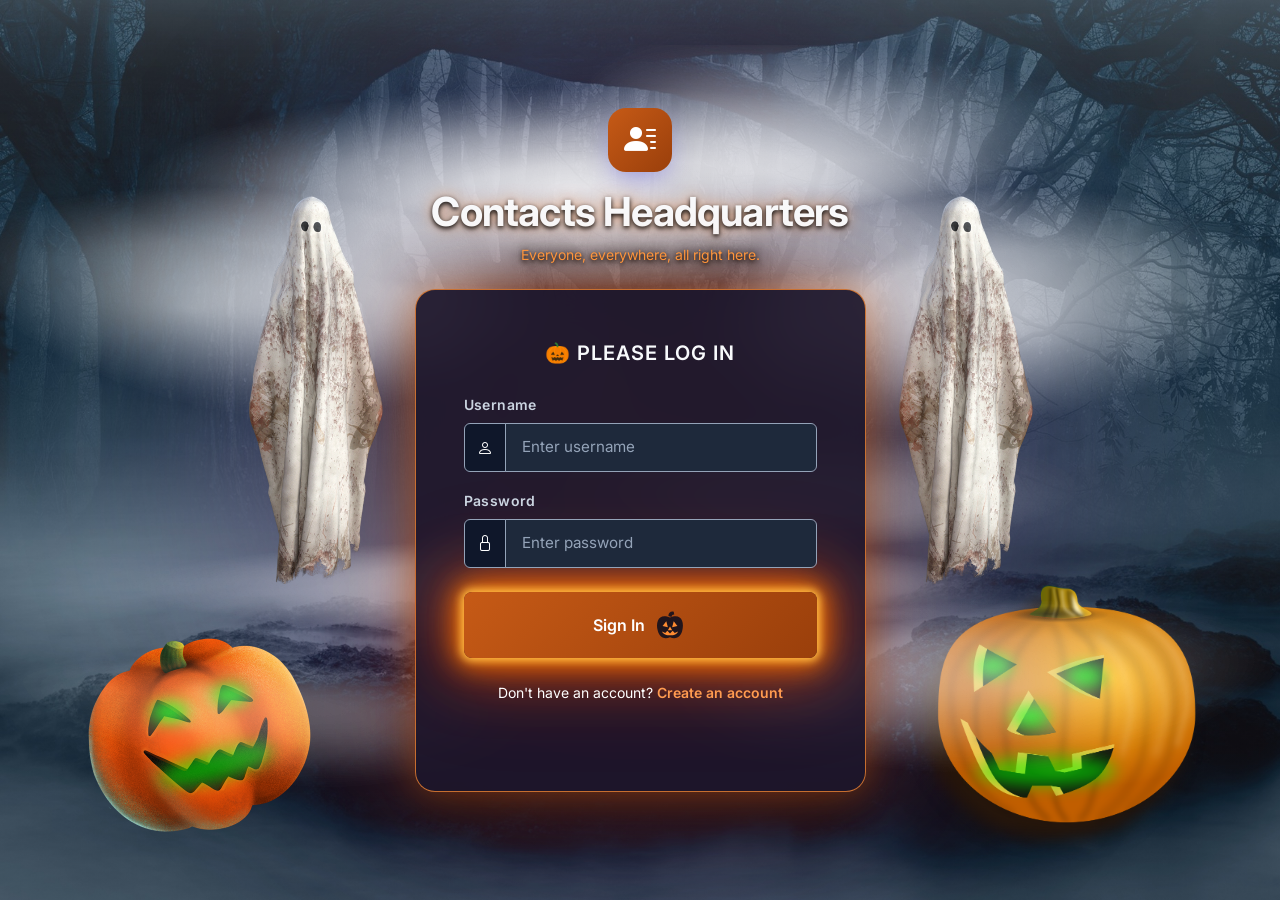
<file: index.html>
<!DOCTYPE html>
<html lang="en" data-bs-theme="dark">
<head>
    <meta charset="UTF-8">
    <meta name="viewport" content="width=device-width, initial-scale=1.0">
    <title>Contacts Headquarters | Login</title>
    <!-- Google Fonts -->
    <link rel="preconnect" href="https://fonts.googleapis.com">
    <link rel="preconnect" href="https://fonts.gstatic.com" crossorigin>
    <link href="https://fonts.googleapis.com/css2?family=Inter:wght@300;400;500;600;700&display=swap" rel="stylesheet">
    <!-- Bootstrap 5.3 & Icons -->
    <link href="https://cdn.jsdelivr.net/npm/bootstrap@5.3.3/dist/css/bootstrap.min.css" rel="stylesheet">
    <link href="https://cdn.jsdelivr.net/npm/bootstrap-icons@1.11.3/font/bootstrap-icons.min.css" rel="stylesheet">
    <!-- Favicon -->
    <link rel="icon" type="image/svg+xml" href="images/favicon.svg">
    <link rel="alternate icon" href="favicon.ico">
    <!-- Custom Styles -->
    <link href="css/styles.css" rel="stylesheet">
    <!-- Scripts -->
    <script type="text/javascript" src="js/md5.js"></script>
    <script type="text/javascript" src="js/code.js"></script>
</head>
<body class="d-flex align-items-center justify-content-center min-vh-100 py-5">
    <div class="background-glow"></div>
        <!-- Pumpkin images -->
        <div class="pumpkin-container pumpkin-container-left" aria-hidden="true">

            <div class="pumpkin-eye-glow eye-one"></div>
            <div class="pumpkin-eye-glow eye-two"></div>
            <div class="pumpkin-mouth-glow"></div>

            <img src="images/pumpkin-left.png"
                class="halloween-pumpkin pumpkin-left"
                alt="">
        </div>

        <div class="pumpkin-container pumpkin-container-right" aria-hidden="true">

            <div class="pumpkin-eye-glow right-eye-one"></div>
            <div class="pumpkin-eye-glow right-eye-two"></div>
            <div class="pumpkin-eye-glow right-nose"></div>
            <div class="pumpkin-mouth-glow right-mouth"></div>

            <img src="images/pumpkin-right.png"
                class="halloween-pumpkin pumpkin-right"
                alt="">
        </div>

        <!-- Floating ghosts -->
        <img src="images/ghost.png" class="floating-ghost ghost-left" alt="">
        <img src="images/ghost.png" class="floating-ghost ghost-right" alt="">

        <!-- Fog -->
        <div class="fog fog-one" aria-hidden="true"></div>
        <div class="fog fog-two" aria-hidden="true"></div>
        <div class="fog fog-high" aria-hidden="true"></div>
        <div class="fog fog-high fog-high-two" aria-hidden="true"></div>

        <!-- <div class="halloween-ghost" aria-hidden="true">👻</div> -->

    <main class="container">
        <div class="row justify-content-center">
            <div class="col-12 col-sm-10 col-md-8 col-lg-5">
                
                <!-- Title Header -->
                <div class="text-center mb-4">
                    <div class="app-icon-wrapper mb-3 mx-auto">
                        <i class="bi bi-person-lines-fill"></i>
                    </div>
                    <h1 id="title" class="fw-bold tracking-tight halloween-title">Contacts Headquarters</h1>
                    <p class="text-secondary-contrast small halloween-subtitle">Everyone, everywhere, all right here.</p>
                </div>

                <!-- Login Card -->
                <div id="loginDiv" class="card glass-card shadow-lg border-0 p-4 p-sm-5">
                    <div class="card-body p-0">
                        <span id="inner-title" class="d-block text-center fw-semibold text-uppercase tracking-wider mb-4 fs-5">🎃 Please Log In</span>
                        
                        <form id="loginForm" onsubmit="event.preventDefault(); doLogin();" class="needs-validation">
                            <!-- Username Input Group -->
                            <div class="mb-3">
                                <label for="loginName" class="form-label form-label-contrast small">Username</label>
                                <div class="input-group">
                                    <span class="input-group-text"><i class="bi bi-person text-secondary-contrast"></i></span>
                                    <input type="text" id="loginName" class="form-control" placeholder="Enter username" required />
                                </div>
                            </div>
                            
                            <!-- Password Input Group -->
                            <div class="mb-4">
                                <label for="loginPassword" class="form-label form-label-contrast small">Password</label>
                                <div class="input-group">
                                    <span class="input-group-text"><i class="bi bi-lock text-secondary-contrast"></i></span>
                                    <input type="password" id="loginPassword" class="form-control" placeholder="Enter password" required />
                                </div>
                            </div>

                            <!-- Login Button -->
                            <button type="submit" id="loginButton" class="buttons btn btn-primary w-100 py-3 fw-semibold rounded-3 shadow-sm d-flex align-items-center justify-content-center gap-2">
                                <span>Sign In</span>
                                <svg class="pumpkin-icon"
                                    width="34"
                                    height="34"
                                    viewBox="0 0 64 64"
                                    aria-hidden="true"
                                    xmlns="http://www.w3.org/2000/svg">

                                    <!-- Stem -->
                                    <path d="M29 15 C29 9 33 6 39 7 L40 12 C36 12 35 14 35 17"
                                        fill="#21151c"/>

                                    <!-- Black pumpkin body -->
                                    <path d="M32 18 C12 9 4 25 9 43 C13 58 24 59 32 55
                                            C40 59 51 58 55 43 C60 25 52 9 32 18Z"
                                        fill="#21151c"/>

                                    <!-- Orange eyes -->
                                    <path d="M18 34 L25 25 L28 36 Z" fill="#ff8c32"/>
                                    <path d="M46 34 L39 25 L36 36 Z" fill="#ff8c32"/>

                                    <!-- Orange nose -->
                                    <path d="M32 35 L28 42 L36 42 Z" fill="#ff8c32"/>

                                    <!-- Orange jagged smile -->
                                    <path d="M17 44 L23 47 L27 43 L32 48 L37 43 L41 47
                                            L47 44 C44 54 21 54 17 44Z"
                                        fill="#ff8c32"/>
                                </svg>
                            </button>
                        </form>

                        <!-- Registration Link -->
                        <div class="text-center mt-4">
                            <p class="text-secondary-contrast small">
                                Don't have an account?
                                <a href="register.html" class="text-decoration-none fw-semibold">
                                    Create an account
                                </a>
                            </p>
                        </div>

                        <!-- Feedback Result Message -->
                        <div class="mt-3 text-center">
                            <span id="loginResult" class="small fw-semibold"></span>
                        </div>
                    </div>
                </div>

            </div>
        </div>
    </main>
    <script src="https://cdn.jsdelivr.net/npm/bootstrap@5.3.3/dist/js/bootstrap.bundle.min.js"></script>
</body>
</html>
</file>
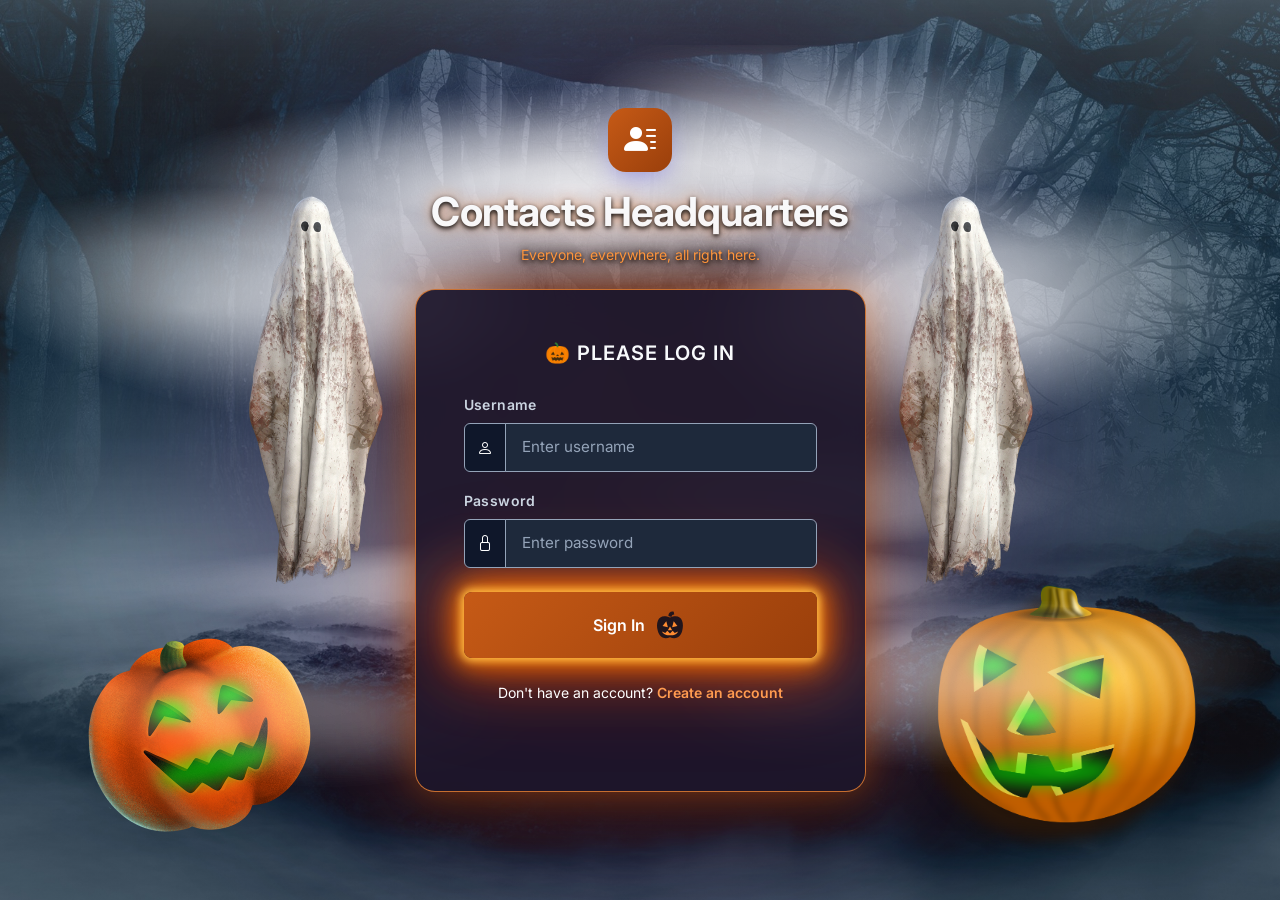
<file: admin.html>
<!DOCTYPE html>
<html lang="en" data-bs-theme="dark">
<head>
    <meta charset="UTF-8">
    <meta name="viewport" content="width=device-width, initial-scale=1.0">
    <title>Contacts Headquarters | Admin</title>

    <link rel="preconnect" href="https://fonts.googleapis.com">
    <link rel="preconnect" href="https://fonts.gstatic.com" crossorigin>
    <link href="https://fonts.googleapis.com/css2?family=Inter:wght@300;400;500;600;700&display=swap" rel="stylesheet">

    <link href="https://cdn.jsdelivr.net/npm/bootstrap@5.3.3/dist/css/bootstrap.min.css" rel="stylesheet">
    <link href="https://cdn.jsdelivr.net/npm/bootstrap-icons@1.11.3/font/bootstrap-icons.min.css" rel="stylesheet">

    <link href="css/styles.css" rel="stylesheet">
    <script src="js/admin.js" defer></script>
</head>

<body class="py-5">
    <div class="background-glow"></div>

    <main class="container">
        <div class="row justify-content-center">
            <div class="col-12">

                <div class="text-center mb-4">
                    <div class="app-icon-wrapper mb-3 mx-auto">
                        <i class="bi bi-shield-lock-fill"></i>
                    </div>

                    <h1 class="fw-bold">
                        Admin Dashboard
                    </h1>

                    <p class="text-secondary-contrast small">
                        Manage application users
                    </p>
                </div>

                <div class="d-flex flex-wrap justify-content-between align-items-center gap-3 mb-3">
                    <div>
                        <h2 class="h4 mb-1">User directory</h2>
                        <p class="text-secondary-contrast small mb-0">Search accounts, manage access, or inspect their contacts.</p>
                    </div>
                    <button type="button" class="btn btn-outline-danger btn-sm rounded-pill px-3" onclick="window.location.href='index.html'">
                        <i class="bi bi-box-arrow-right me-1"></i> Log Out
                    </button>
                </div>

                <div id="adminResult" class="mb-3 small" role="status" aria-live="polite"></div>

                <section class="card glass-card shadow-lg border-0 p-4 p-sm-5 mb-4" aria-labelledby="usersHeading">
                    <div class="d-flex flex-wrap justify-content-between align-items-end gap-3 mb-3">
                        <h2 id="usersHeading" class="h5 mb-0">Users</h2>
                        <div class="d-flex gap-2">
                            <input id="userSearch" class="form-control" type="search" placeholder="Search users" aria-label="Search users">
                            <button type="button" class="btn btn-primary" onclick="loadUsers()">Search</button>
                        </div>
                    </div>

                    <div class="table-responsive">
                        <table class="table table-dark table-hover align-middle">
                            <thead>
                                <tr><th>ID</th><th>Name</th><th>Login</th><th>Role</th><th>Status</th><th class="text-end">Actions</th></tr>
                            </thead>
                            <tbody id="userList"></tbody>
                        </table>
                    </div>
                </section>

                <section id="userContactsSection" class="card glass-card shadow-lg border-0 p-4 p-sm-5 mb-4" aria-labelledby="userContactsHeading" hidden>
                    <div class="d-flex flex-wrap justify-content-between align-items-end gap-3 mb-3">
                        <div>
                            <h2 id="userContactsHeading" class="h5 mb-1">User contacts</h2>
                            <p id="selectedUserLabel" class="text-secondary-contrast small mb-0"></p>
                        </div>
                        <div class="d-flex gap-2">
                            <input id="contactSearch" class="form-control" type="search" placeholder="Search these contacts" aria-label="Search selected user's contacts">
                            <button type="button" class="btn btn-primary" onclick="loadSelectedUserContacts()">Search</button>
                        </div>
                    </div>
                    <div class="table-responsive">
                        <table class="table table-dark table-hover align-middle">
                            <thead><tr><th>ID</th><th>Name</th><th>Email</th><th>Phone</th></tr></thead>
                            <tbody id="adminContactList"></tbody>
                        </table>
                    </div>
                </section>

                <section class="card glass-card shadow-lg border-0 p-4 p-sm-5" aria-labelledby="createAdminHeading">
                    <h2 id="createAdminHeading" class="h5 mb-3">Create administrator</h2>
                    <form id="createAdminForm" class="row g-3">
                        <div class="col-md-3"><label class="form-label" for="adminFirstName">First name</label><input class="form-control" id="adminFirstName" required maxlength="50"></div>
                        <div class="col-md-3"><label class="form-label" for="adminLastName">Last name</label><input class="form-control" id="adminLastName" required maxlength="50"></div>
                        <div class="col-md-3"><label class="form-label" for="adminLogin">Login</label><input class="form-control" id="adminLogin" required maxlength="50"></div>
                        <div class="col-md-3"><label class="form-label" for="adminPassword">Password</label><input class="form-control" id="adminPassword" type="password" required autocomplete="new-password"></div>
                        <div class="col-12"><button class="btn btn-success" type="submit"><i class="bi bi-person-plus me-1"></i>Create Admin</button></div>
                    </form>
                </section>

            </div>
        </div>
    </main>

    <script src="https://cdn.jsdelivr.net/npm/bootstrap@5.3.3/dist/js/bootstrap.bundle.min.js"></script>
</body>
</html>
</file>
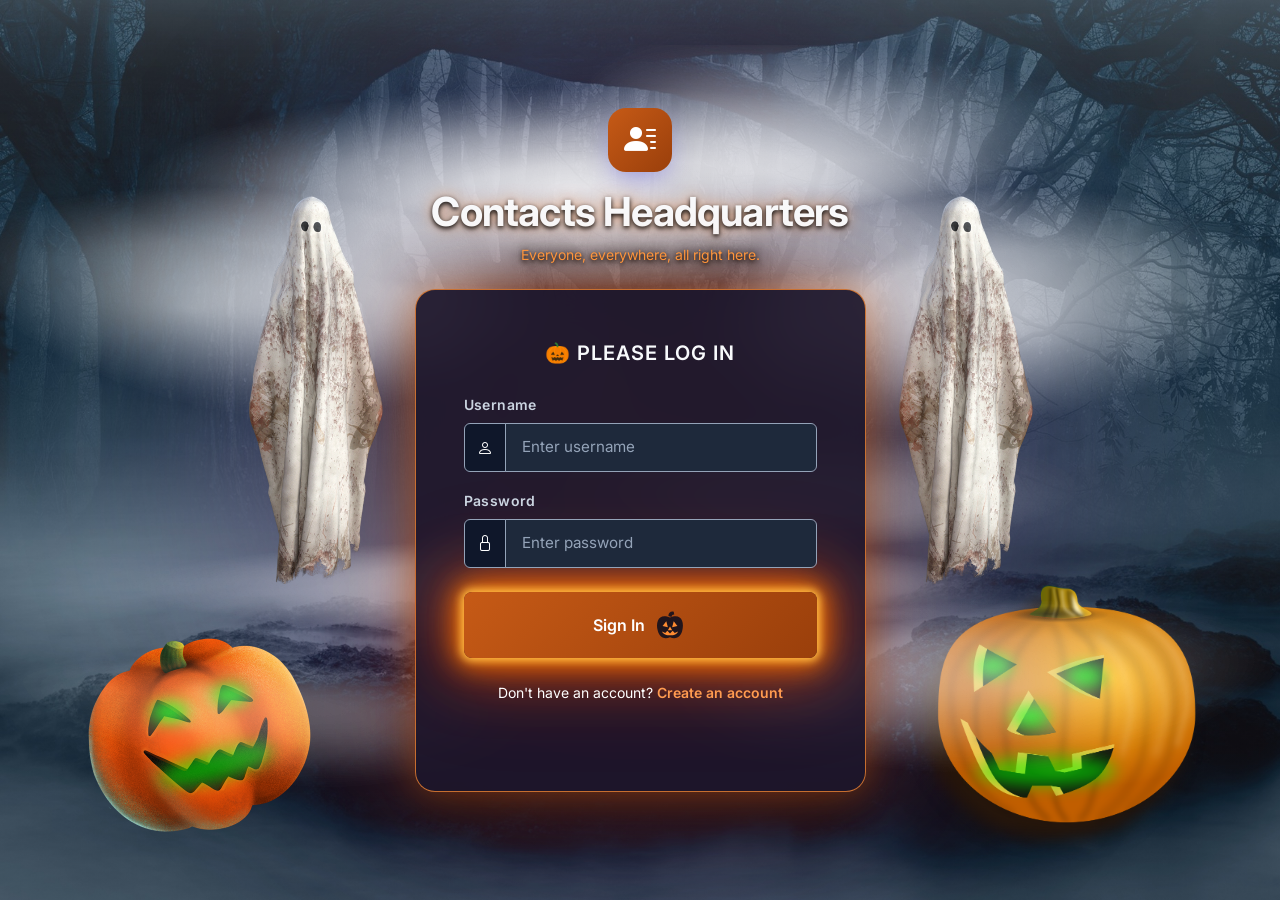
<file: color.html>
<!DOCTYPE html>
<html lang="en" data-bs-theme="dark">
<head>
    <meta charset="UTF-8">
    <meta name="viewport" content="width=device-width, initial-scale=1.0">
    <title>COP 4331 LAMP Stack Demo (Contacts)</title>
    <!-- Google Fonts -->
    <link rel="preconnect" href="https://fonts.googleapis.com">
    <link rel="preconnect" href="https://fonts.gstatic.com" crossorigin>
    <link href="https://fonts.googleapis.com/css2?family=Inter:wght@300;400;500;600;700&display=swap" rel="stylesheet">
    <!-- Bootstrap 5.3 & Icons -->
    <link href="https://cdn.jsdelivr.net/npm/bootstrap@5.3.3/dist/css/bootstrap.min.css" rel="stylesheet">
    <link href="https://cdn.jsdelivr.net/npm/bootstrap-icons@1.11.3/font/bootstrap-icons.min.css" rel="stylesheet">
    <!-- Favicon -->
    <link rel="icon" type="image/svg+xml" href="images/favicon.svg">
    <link rel="alternate icon" href="favicon.ico">
    <!-- Custom Styles -->
    <link href="css/styles.css" rel="stylesheet">
    <!-- Scripts -->
    <script type="text/javascript" src="js/code.js"></script>
    <script type="text/javascript">
        document.addEventListener('DOMContentLoaded', function() {
            readCookie();
        }, false);
    </script>
</head>
<body class="py-4 py-md-5">
    <div class="background-glow"></div>
    <main class="container">
        <div class="row justify-content-center">
            <div class="col-12 col-md-10 col-lg-8">

                <!-- Header / User Bar -->
                <div class="d-flex flex-column flex-md-row align-items-center justify-content-between mb-4 pb-3 border-bottom border-secondary-subtle gap-3">
                    <div class="d-flex align-items-center gap-3">
                        <div class="app-icon-wrapper-sm">
                            <i class="bi bi-palette-fill"></i>
                        </div>
                        <h1 id="title" class="h3 fw-bold mb-0">COP 4331 LAMP Stack Demo</h1>
                    </div>
                    
                    <!-- Logged In User Info & Logout Button -->
                    <div id="loggedInDiv" class="d-flex align-items-center gap-3 bg-body-tertiary px-3 py-2 rounded-pill border">
                        <span id="userName" class="small fw-medium text-body"></span>
                        <button type="button" id="logoutButton" class="buttons btn btn-outline-danger btn-sm rounded-pill px-3" onclick="doLogout();">
                            <i class="bi bi-box-arrow-right me-1"></i> Log Out
                        </button>
                    </div>
                </div>

                <!-- Access UI Card -->
                <div id="accessUIDiv" class="card glass-card shadow-lg border-0 p-4 p-md-5">
                    <div class="card-body p-0">
                        <h2 class="h5 fw-bold mb-4 d-flex align-items-center gap-2 text-white">
                            <i class="bi bi-sliders text-primary"></i> Color Manager
                        </h2>

                        <!-- Search Section -->
                        <div class="section-card p-4 rounded-4 border mb-4">
                            <label for="searchText" class="form-label form-label-contrast small text-uppercase">Search Colors</label>
                            <div class="input-group">
                                <span class="input-group-text"><i class="bi bi-search text-secondary-contrast"></i></span>
                                <input type="text" id="searchText" class="form-control" placeholder="Type a color name (e.g. Blue)" onkeyup="if(event.key === 'Enter') searchColor();" />
                                <button type="button" id="searchColorButton" class="buttons btn btn-primary px-4 fw-semibold" onclick="searchColor();">
                                    Search Color
                                </button>
                            </div>
                            <div class="mt-3">
                                <span id="colorSearchResult" class="text-info-wcag small fw-semibold"></span>
                                <p id="colorList" class="mt-2 mb-0 d-flex flex-wrap gap-2"></p>
                            </div>
                        </div>

                        <!-- Add Color Section -->
                        <div class="section-card p-4 rounded-4 border">
                            <label for="colorText" class="form-label form-label-contrast small text-uppercase">Add New Color</label>
                            <div class="input-group">
                                <span class="input-group-text"><i class="bi bi-plus-circle text-secondary-contrast"></i></span>
                                <input type="text" id="colorText" class="form-control" placeholder="Enter color name to add" onkeyup="if(event.key === 'Enter') addColor();" />
                                <button type="button" id="addColorButton" class="buttons btn btn-success px-4 fw-semibold" onclick="addColor();">
                                    Add Color
                                </button>
                            </div>
                            <div class="mt-2 text-start">
                                <span id="colorAddResult" class="small fw-semibold"></span>
                            </div>
                        </div>

                    </div>
                </div>

            </div>
        </div>
    </main>
    <script src="https://cdn.jsdelivr.net/npm/bootstrap@5.3.3/dist/js/bootstrap.bundle.min.js"></script>
</body>
</html>
</file>
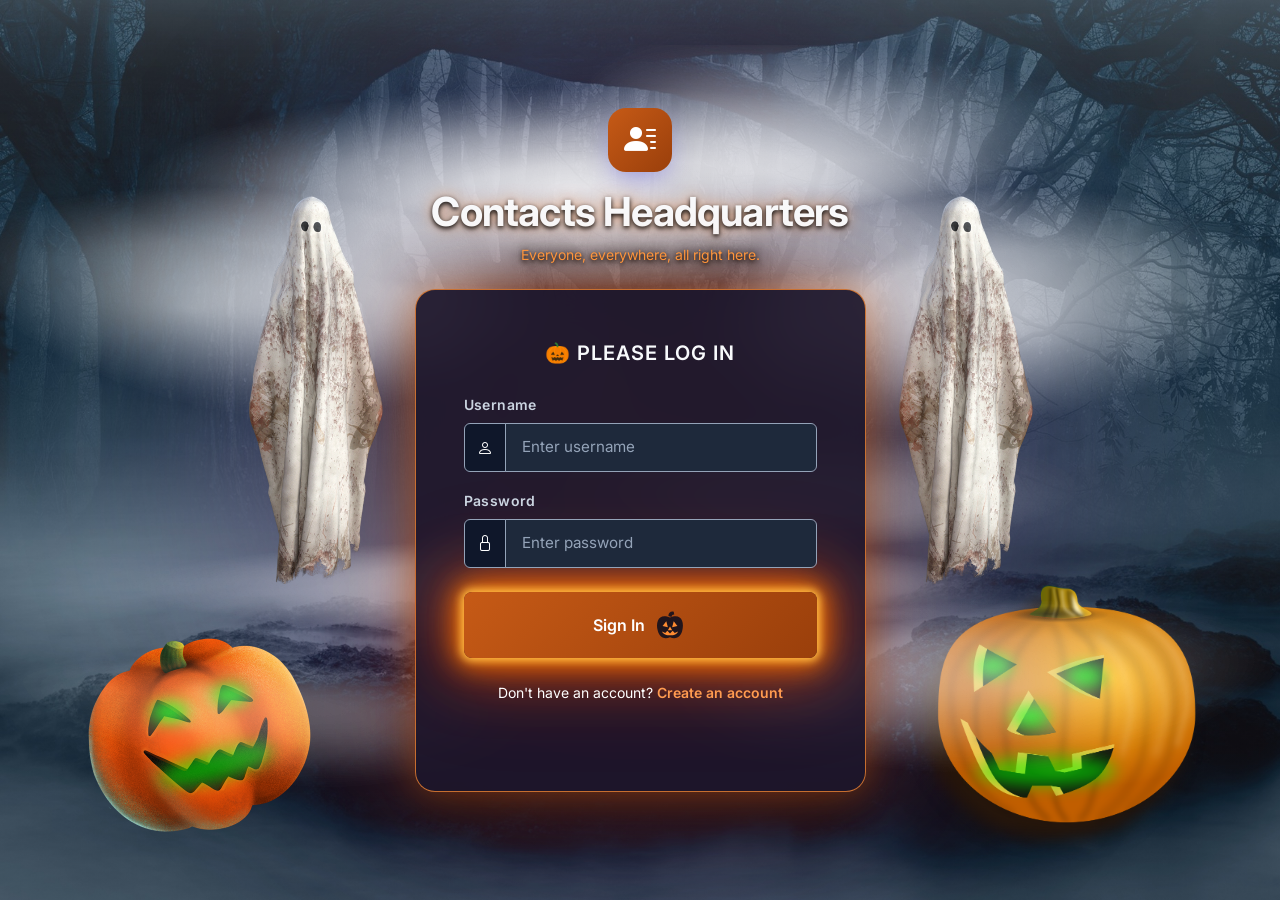
<file: contacts.html>
<!DOCTYPE html>
<html lang="en" data-bs-theme="dark">
<head>
    <meta charset="UTF-8">
    <meta name="viewport" content="width=device-width, initial-scale=1.0">
    <title>Contacts Headquarters | Contacts</title>
    <link rel="preconnect" href="https://fonts.googleapis.com">
    <link rel="preconnect" href="https://fonts.gstatic.com" crossorigin>
    <link href="https://fonts.googleapis.com/css2?family=Inter:wght@300;400;500;600;700&display=swap" rel="stylesheet">
    <link href="https://cdn.jsdelivr.net/npm/bootstrap@5.3.3/dist/css/bootstrap.min.css" rel="stylesheet">
    <link href="https://cdn.jsdelivr.net/npm/bootstrap-icons@1.11.3/font/bootstrap-icons.min.css" rel="stylesheet">
    <link href="css/styles.css" rel="stylesheet">
    <script src="js/contacts.js" defer></script>
</head>
<body class="py-4 py-md-5 contacts-page">
    <!-- Floating ghosts -->
    <img src="images/ghost.webp" class="floating-ghost ghost-left" alt="">
    <img src="images/ghost.webp" class="floating-ghost ghost-right" alt="">

    <!-- Pumpkin images -->
    <div class="pumpkin-container pumpkin-container-left" aria-hidden="true">

        <div class="pumpkin-eye-glow eye-one"></div>
        <div class="pumpkin-eye-glow eye-two"></div>
        <div class="pumpkin-mouth-glow"></div>

        <img src="images/pumpkin-left.png"
            class="halloween-pumpkin pumpkin-left"
            alt="">
    </div>

    <div class="pumpkin-container pumpkin-container-right" aria-hidden="true">

        <div class="pumpkin-eye-glow right-eye-one"></div>
        <div class="pumpkin-eye-glow right-eye-two"></div>
        <div class="pumpkin-eye-glow right-nose"></div>
        <div class="pumpkin-mouth-glow right-mouth"></div>

        <img src="images/pumpkin-right.png"
            class="halloween-pumpkin pumpkin-right"
            alt="">
    </div>

    <!-- Fog -->
    <div class="fog fog-one" aria-hidden="true"></div>
    <div class="fog fog-two" aria-hidden="true"></div>        
    <div class="fog fog-high" aria-hidden="true"></div>
    <div class="fog fog-high fog-high-two" aria-hidden="true"></div>

    <div class="background-glow"></div>

    <main class="container">
        <div class="row justify-content-center">
            <div class="col-12 col-lg-10">
                <div class="card glass-card shadow-lg border-0 p-4 p-md-5">
                    <div class="d-flex flex-column flex-md-row align-items-center justify-content-between gap-3 mb-4 pb-3 border-bottom border-secondary-subtle">
                        <div class="d-flex align-items-center gap-3">
                            <div class="app-icon-wrapper-sm">
                                <i class="bi bi-person-lines-fill"></i>
                            </div>
                            <div>
                                <p class="text-uppercase small text-secondary-contrast mb-1 letter-spacing">Directory</p>
                                <h1 id="title" class="h3 fw-bold mb-0">Contacts Headquarters</h1>
                            </div>
                        </div>

                        <div class="d-flex align-items-center gap-2">
                            <span class="badge rounded-pill bg-primary-subtle text-primary-emphasis px-3 py-2">
                                <i class="bi bi-shield-check me-1"></i> User Secure
                            </span>
                            <button type="button" class="btn btn-outline-danger btn-sm rounded-pill px-3" onclick="window.location.href='index.html'">
                                <i class="bi bi-box-arrow-right me-1"></i> Log Out
                            </button>
                        </div>
                    </div>

                    <div class="section-card p-4 rounded-4 border mb-4">
                        <label for="searchInput" class="form-label form-label-contrast small text-uppercase">Search Contacts</label>
                        <div class="input-group">
                            <span class="input-group-text"><i class="bi bi-search text-secondary-contrast"></i></span>
                            <input id="searchText" type="text" class="form-control" placeholder="Search by name, email, or phone" />
                            <button id="searchButton" type="button" class="btn btn-primary px-4 fw-semibold" onclick="searchContacts()">Search</button>
                        </div>
                    </div>

                    <div class="section-card p-4 rounded-4 border">
                        <h2 class="h5 fw-bold mb-4 text-white">
                            <i class="bi bi-person-plus-fill me-2 text-primary"></i>Add New Contact
                        </h2>

                        <form id="contactForm">
                            <div class="row g-3">
                                <div class="col-md-6">
                                    <label for="firstName" class="form-label form-label-contrast small text-uppercase">First Name</label>
                                    <input id="firstName" type="text" class="form-control" placeholder="John" required>
                                </div>
                                <div class="col-md-6">
                                    <label for="lastName" class="form-label form-label-contrast small text-uppercase">Last Name</label>
                                    <input id="lastName" type="text" class="form-control" placeholder="Doe" required>
                                </div>
                                <div class="col-md-6">
                                    <label for="phone" class="form-label form-label-contrast small text-uppercase">Phone Number</label>
                                    <input id="phone" type="tel" class="form-control" placeholder="(407) 555-0147" required>
                                </div>
                                <div class="col-md-6">
                                    <label for="email" class="form-label form-label-contrast small text-uppercase">Email Address</label>
                                    <input id="email" type="email" class="form-control" placeholder="john.doe@example.com" required>
                                </div>
                            </div>

                            <div class="d-flex flex-wrap align-items-center gap-3 mt-4">
                                <button type="button" id="addContactButton" class="btn btn-primary w-100 py-3 fw-semibold" onclick="addContact()">
                                    <i class="bi bi-plus-circle me-1"></i> Add Contact
                                </button>
                                <button type="button" id="clearForm" class="btn btn-outline-secondary px-4 fw-semibold">
                                    Clear
                                </button>
                            </div>
                        </form>

                        <div id="contactStatus" class="mt-3 small fw-semibold"></div>
                    </div>

                    <div class="mt-4">
                        <div class="d-flex align-items-center justify-content-between mb-3">
                            <h2 class="h5 fw-bold text-white mb-0">
                                <i class="bi bi-people-fill me-2 text-primary"></i>Contact List
                            </h2>
                            <span id="contactCount" class="badge text-bg-dark rounded-pill px-3 py-2">0</span>
                        </div>
                        <div id="contactList" class="d-grid gap-3"></div>
                    </div>
                </div>
            </div>
        </div>
    </main>
    <script src="https://cdn.jsdelivr.net/npm/bootstrap@5.3.3/dist/js/bootstrap.bundle.min.js"></script>

    <img id="grimReaper"
         class="grim-reaper"
         src="images/reaper-approach.png"
         alt=""
         aria-hidden="true">

</body>
</html>
</file>
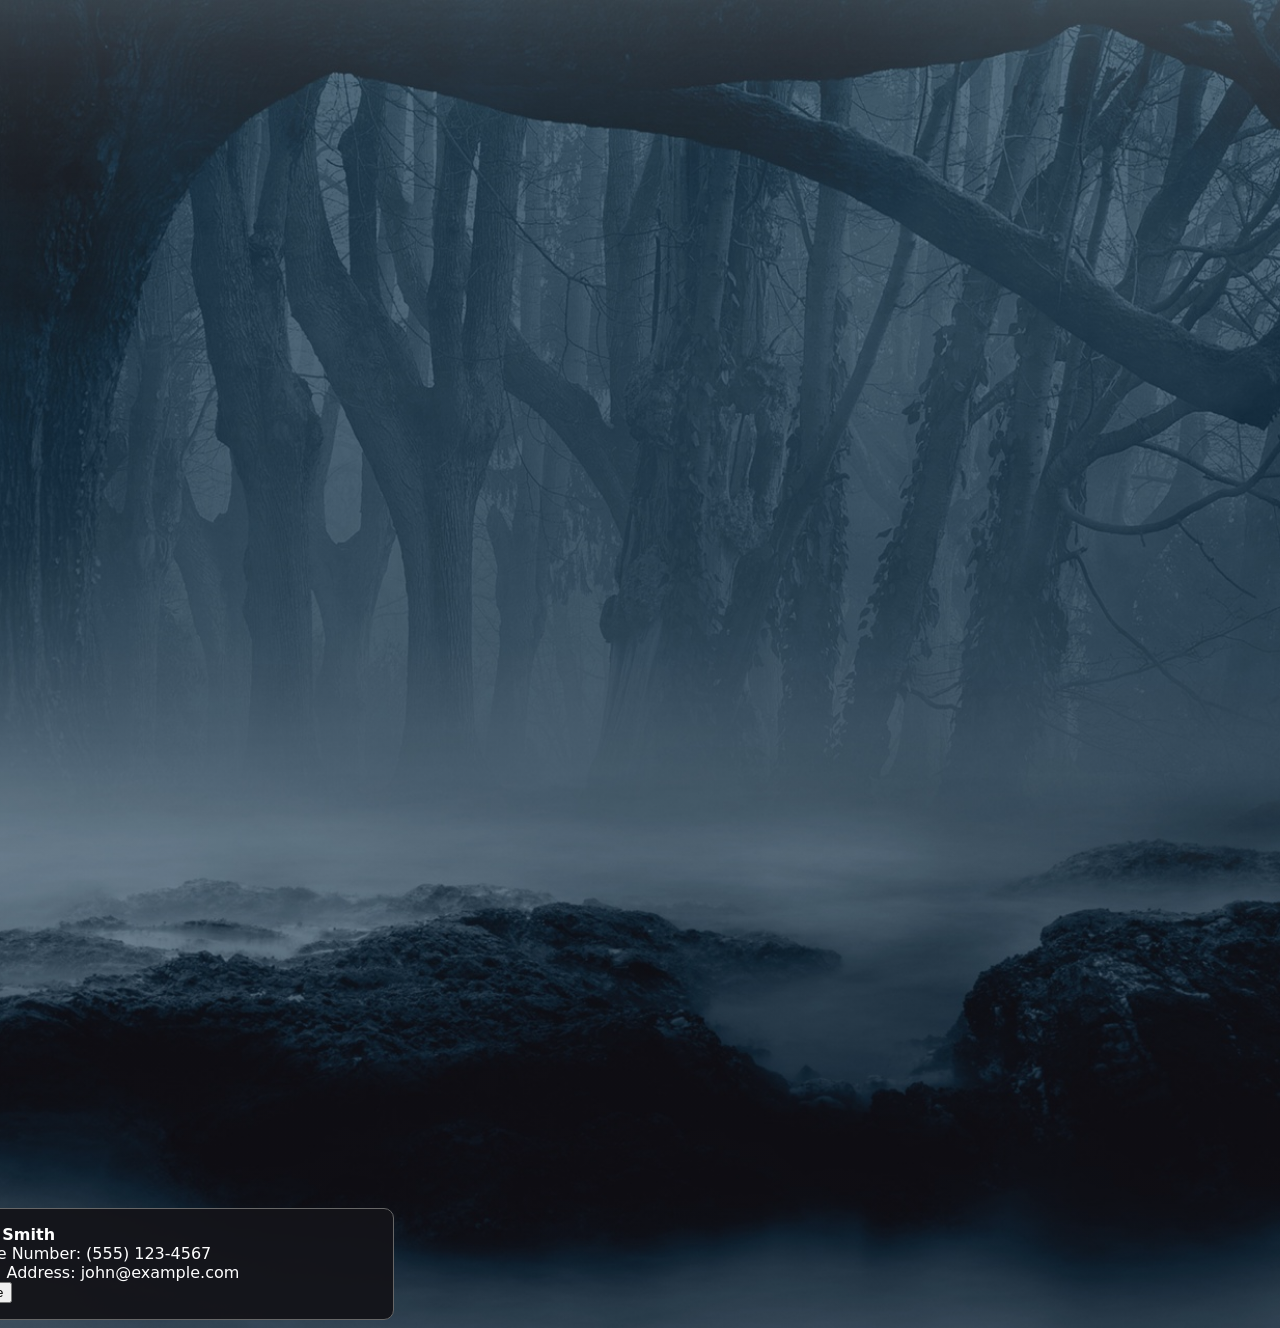
<file: reaper-test.html>
<!DOCTYPE html>
<html lang="en">
<head>
    <meta charset="UTF-8">
    <meta name="viewport" content="width=device-width, initial-scale=1.0">
    <title>Grim Reaper Animation Test</title>

    <link rel="stylesheet" href="css/styles.css">
</head>

<body>
    <div style="height: 1200px;"></div>

    <div id="testContact" class="reaper-test-contact">
        <strong>John Smith</strong>
        <div>Phone Number: (555) 123-4567</div>
        <div>Email Address: john@example.com</div>
        <button id="testDelete">Delete</button>
    </div>

    <img id="grimReaper"
     class="grim-reaper"
     src="images/reaper-approach.png"
     alt="">

     <script>
        const reaper = document.getElementById("grimReaper");
        const deleteButton = document.getElementById("testDelete");
        const contact = document.getElementById("testContact");

        deleteButton.addEventListener("click", function () {
            deleteButton.disabled = true;

            document.body.style.overflow = "hidden";

            const contactRect = contact.getBoundingClientRect();

            reaper.style.top = `${contactRect.top + contactRect.height / 2}px`;

            // Reset
            contact.style.opacity = "1";
            contact.style.display = "block";
            contact.style.transition = "none";

            reaper.style.display = "block";
            reaper.style.left = "calc(100% + 100px)";
            reaper.style.transform = "translateY(-50%)";
            reaper.src = "images/reaper-approach.png";

            // Start walking toward contact
            setTimeout(() => {
                reaper.style.left = `${contactRect.right - 40}px`;
            }, 50);

            // Alternate walking frames
            let walkFrame = false;

            const walkAnimation = setInterval(() => {
                reaper.src = walkFrame
                    ? "images/reaper-approach.png"
                    : "images/reaper-walk.png";

                walkFrame = !walkFrame;
            }, 200);

            // 3 seconds: arrives and prepares
            setTimeout(() => {
                clearInterval(walkAnimation);
                reaper.src = "images/reaper-prepare.png";
            }, 3050);

            // 3.55 seconds: reap pose
            setTimeout(() => {
                reaper.src = "images/reaper-reap.png";
            }, 3550);

            // 4 seconds: NOW contact begins fading
            setTimeout(() => {
                contact.classList.add("reaper-disperse");
            }, 4000);

            // 5 seconds: contact is gone, Reaper turns around
            // 5 seconds: contact is gone, Reaper turns around
            setTimeout(() => {
                contact.style.display = "none";

                reaper.style.transform = "translateY(-50%) scaleX(-1)";
                reaper.style.left = "calc(100% + 100px)";

                let returnWalkFrame = false;

                const returnWalkAnimation = setInterval(() => {
                    reaper.src = returnWalkFrame
                        ? "images/reaper-approach.png"
                        : "images/reaper-walk.png";

                    returnWalkFrame = !returnWalkFrame;
                }, 200);

                // Stop the walking frames once he is off screen
                setTimeout(() => {
                    clearInterval(returnWalkAnimation);
                }, 3000);

            }, 5000);

            // 8 seconds: Reaper has left screen
            setTimeout(() => {
                reaper.style.display = "none";
                document.body.style.overflow = "";
            }, 8000);
        });
    </script>

</body>
</html>
</file>
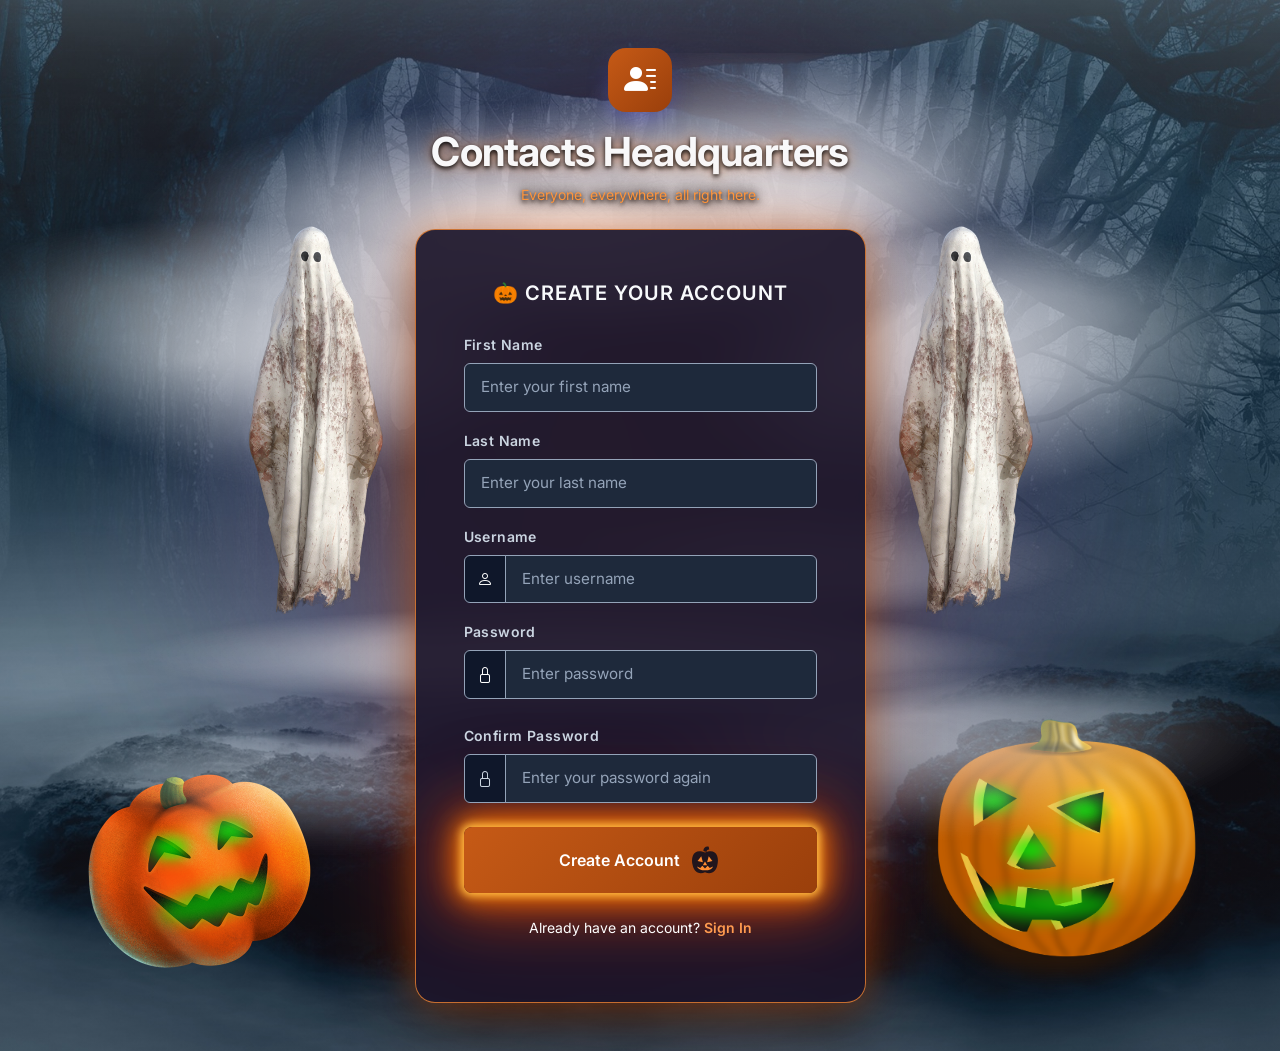
<file: register.html>
<!DOCTYPE html>
<html lang="en" data-bs-theme="dark">
<head>
    <meta charset="UTF-8">
    <meta name="viewport" content="width=device-width, initial-scale=1.0">
    <title>Contacts Headquarters | Register</title>
    <!-- Google Fonts -->
    <link rel="preconnect" href="https://fonts.googleapis.com">
    <link rel="preconnect" href="https://fonts.gstatic.com" crossorigin>
    <link href="https://fonts.googleapis.com/css2?family=Inter:wght@300;400;500;600;700&display=swap" rel="stylesheet">
    <!-- Bootstrap 5.3 & Icons -->
    <link href="https://cdn.jsdelivr.net/npm/bootstrap@5.3.3/dist/css/bootstrap.min.css" rel="stylesheet">
    <link href="https://cdn.jsdelivr.net/npm/bootstrap-icons@1.11.3/font/bootstrap-icons.min.css" rel="stylesheet">
    <!-- Favicon -->
    <link rel="icon" type="image/svg+xml" href="images/favicon.svg">
    <link rel="alternate icon" href="favicon.ico">
    <!-- Custom Styles -->
    <link href="css/styles.css" rel="stylesheet">
    <!-- Scripts -->
    <script src="js/register.js"></script>
</head>
<body class="d-flex align-items-center justify-content-center min-vh-100 py-5">
    
    <div class="background-glow"></div>

    <!-- Pumpkin images -->
    <div class="pumpkin-container pumpkin-container-left" aria-hidden="true">

        <div class="pumpkin-eye-glow eye-one"></div>
        <div class="pumpkin-eye-glow eye-two"></div>
        <div class="pumpkin-mouth-glow"></div>

        <img src="images/pumpkin-left.png"
            class="halloween-pumpkin pumpkin-left"
            alt="">
    </div>

    <div class="pumpkin-container pumpkin-container-right" aria-hidden="true">

        <div class="pumpkin-eye-glow right-eye-one"></div>
        <div class="pumpkin-eye-glow right-eye-two"></div>
        <div class="pumpkin-eye-glow right-nose"></div>
        <div class="pumpkin-mouth-glow right-mouth"></div>

        <img src="images/pumpkin-right.png"
            class="halloween-pumpkin pumpkin-right"
            alt="">
    </div>

    <!-- Fog images -->
    <div class="fog fog-one" aria-hidden="true"></div>
    <div class="fog fog-two" aria-hidden="true"></div>
    <div class="fog fog-high" aria-hidden="true"></div>
    <div class="fog fog-high fog-high-two" aria-hidden="true"></div>

    <!-- Floating ghosts -->
    <img src="images/ghost.png" class="floating-ghost ghost-left" alt="">
    <img src="images/ghost.png" class="floating-ghost ghost-right" alt="">

    <!-- <div class="halloween-ghost" aria-hidden="true">👻</div> -->
    <main class="container">
        <div class="row justify-content-center">
            <div class="col-12 col-sm-10 col-md-8 col-lg-5">
                
                <!-- Title Header -->
                <div class="text-center mb-4">
                    <div class="app-icon-wrapper mb-3 mx-auto">
                        <i class="bi bi-person-lines-fill"></i>
                    </div>
                    <h1 id="title" class="fw-bold tracking-tight halloween-title">Contacts Headquarters</h1>
                    <p class="text-secondary-contrast small halloween-subtitle">Everyone, everywhere, all right here.</p>
                </div>

                <!-- Login Card -->
                <div id="loginDiv" class="card glass-card shadow-lg border-0 p-4 p-sm-5">
                    <div class="card-body p-0">
                        <span id="inner-title" class="d-block text-center fw-semibold text-uppercase tracking-wider mb-4 fs-5">🎃 Create Your Account</span>
                        
                        <form id="registerForm" onsubmit="event.preventDefault(); validateRegistration();" class="needs-validation">
                            
                            <!-- First Name -->
                            <div class="mb-3">
                                <label for="firstName" class="form-label form-label-contrast small">
                                    First Name
                                </label>

                                <input
                                    type="text"
                                    id="firstName"
                                    name="firstName"
                                    class="form-control"
                                    placeholder="Enter your first name"
                                    maxlength="50"
                                    autocomplete="given-name"
                                    required
                                />
                            </div>

                            <!-- Last Name -->
                            <div class="mb-3">
                                <label for="lastName" class="form-label form-label-contrast small">
                                    Last Name
                                </label>

                                <input
                                    type="text"
                                    id="lastName"
                                    name="lastName"
                                    class="form-control"
                                    placeholder="Enter your last name"
                                    maxlength="50"
                                    autocomplete="family-name"
                                    required
                                />
                            </div>

                            <!-- Username Input Group -->
                            <div class="mb-3">
                                <label for="registerUsername" class="form-label form-label-contrast small">Username</label>
                                <div class="input-group">
                                    <span class="input-group-text"><i class="bi bi-person text-secondary-contrast"></i></span>
                                    <input type="text" id="registerUsername" class="form-control" placeholder="Enter username" required />
                                </div>
                            </div>
                            
                            <!-- Password Input Group -->
                            <div class="mb-4">
                                <label for="registerPassword" class="form-label form-label-contrast small">Password</label>
                                <div class="input-group">
                                    <span class="input-group-text"><i class="bi bi-lock text-secondary-contrast"></i></span>
                                    <input type="password" id="registerPassword" class="form-control" placeholder="Enter password" required />
                                </div>
                            </div>

                            <!-- Confirm Password -->
                            <div class="mb-4">
                                <label for="confirmPassword" class="form-label form-label-contrast small">
                                    Confirm Password
                                </label>

                                <div class="input-group">
                                    <span class="input-group-text">
                                        <i class="bi bi-lock"></i>
                                    </span>

                                    <input
                                        type="password"
                                        id="confirmPassword"
                                        name="confirmPassword"
                                        class="form-control"
                                        placeholder="Enter your password again"
                                        autocomplete="new-password"
                                        required
                                    />
                                </div>
                            </div>

                            <!-- Registration Button -->
                            <button type="submit" id="registerButton" class="buttons btn btn-primary w-100 py-3 fw-semibold rounded-3 shadow-sm d-flex align-items-center justify-content-center gap-2">
                                <span>Create Account</span>
                                <svg class="pumpkin-icon"
                                     width="34"
                                     height="34"
                                     viewBox="0 0 64 64"
                                     aria-hidden="true"
                                     xmlns="https://www.w3.org/2000/svg">
                                    
                                    <!-- Stem -->
                                    <path d="M29 15 C29 9 33 6 39 7 L40 12 C36 12 35 14 35 17"
                                        fill="#21151c"/>

                                    <!-- Black pumpkin body -->
                                    <path d="M32 18 C12 9 4 25 9 43 C13 58 24 59 32 55
                                            C40 59 51 58 55 43 C60 25 52 9 32 18Z"
                                        fill="#21151c"/>

                                    <!-- Orange eyes -->
                                    <path d="M18 34 L25 25 L28 36 Z" fill="#ff8c32"/>
                                    <path d="M46 34 L39 25 L36 36 Z" fill="#ff8c32"/>

                                    <!-- Orange nose -->
                                    <path d="M32 35 L28 42 L36 42 Z" fill="#ff8c32"/>

                                    <!-- Orange jagged smile -->
                                    <path d="M17 44 L23 47 L27 43 L32 48 L37 43 L41 47
                                            L47 44 C44 54 21 54 17 44Z"
                                        fill="#ff8c32"/>
                                </svg>
                            </button>
                        </form>

                        <!-- Login Link -->
                         <div class="text-center mt-4">
                            <p class="text-secondary-contrast small">
                                Already have an account?
                                <a href="index.html" class="text-decoration-none fw-semibold">
                                    Sign In
                                </a>
                            </p>
                         </div>

                        <!-- Feedback Result Message -->
                        <div class="mt-3 text-center">
                            <span id="registerResult" class="small fw-semibold"></span>
                        </div>
                    </div>
                </div>

            </div>
        </div>
    </main>
    <script src="https://cdn.jsdelivr.net/npm/bootstrap@5.3.3/dist/js/bootstrap.bundle.min.js"></script>
</body>
</html>
</file>
<file: css/styles.css>
/* ============================================================
   WCAG 2.1 AA / AAA Compliant Modern Theme Styles
   ============================================================ */

:root {
    --app-font: 'Inter', system-ui, -apple-system, sans-serif;
    
    /* WCAG AA/AAA Compliant Palette Tokens */
    --bg-dark: #14101c;
    --bg-card: #0f172a;
    --bg-section: #1e293b;
    --bg-input: #1e293b;

    /* High Contrast Text Tokens */
    --text-primary: #f8fafc;       /* 17.8:1 contrast on card */
    --text-secondary: #cbd5e1;     /* 12.0:1 contrast on card / 9.8:1 on section */
    --text-muted: #94a3b8;         /* 5.7:1 contrast on section */
    
    /* High Contrast Feedback Colors */
    --color-error: #f87171;         /* 6.45:1 contrast on card */
    --color-success: #34d399;       /* 9.29:1 contrast on card */
    --color-info: #38bdf8;          /* 6.83:1 contrast on section */
    
    /* Button Gradients meeting >= 4.5:1 contrast against #ffffff text */
    --primary-gradient: linear-gradient(135deg, #c65a16 0%, #9a3f0b 100%);
    --success-gradient: linear-gradient(135deg, #059669 0%, #047857 100%);
}

body {
    font-family: var(--app-font);
    background: 
        linear-gradient(
            rgba(12, 7, 20, 0.20),
            rgba(12, 7, 20, 0.35)
        ),
        url("../images/forest-background.jpg") center center / cover no-repeat;
    color: var(--text-primary);
    min-height: 100vh;
    position: relative;
    overflow-x: hidden;
}

/* Background Ambient Glow Effects */
.background-glow {
    position: fixed;
    top: 50%;
    left: 50%;
    transform: translate(-50%, -50%);
    width: 1100px;
    height: 1100px;
    background: radial-gradient(circle, rgba(198, 90, 22, 0.45) 0%, rgba(100, 45, 120, 0.25) 40%, transparent 70%);
    z-index: 0;
    pointer-events: none;
    filter: blur(60px);
}

main.container {
    position: relative;
    z-index: 1;
}

/* Typography & Titles */
#title {
    font-family: var(--app-font);
    color: var(--text-primary) !important;
    letter-spacing: -0.02em;
}

.text-secondary-contrast {
    color: #ffffff !important;
}

.form-label-contrast {
    color: var(--text-secondary) !important;
    font-weight: 600;
    letter-spacing: 0.03em;
}

/* App Icon Badges */
.app-icon-wrapper {
    width: 64px;
    height: 64px;
    border-radius: 18px;
    background: var(--primary-gradient);
    display: flex;
    align-items: center;
    justify-content: center;
    font-size: 2rem;
    color: #ffffff;
    box-shadow: 0 10px 25px -5px rgba(79, 70, 229, 0.4);
}

.app-icon-wrapper-sm {
    width: 42px;
    height: 42px;
    border-radius: 12px;
    background: var(--primary-gradient);
    display: flex;
    align-items: center;
    justify-content: center;
    font-size: 1.25rem;
    color: #ffffff;
    box-shadow: 0 4px 14px rgba(198, 90, 22, 0.3);
}

/* Glassmorphism Cards */
.glass-card {
    background: rgba(30, 22, 43, 0.92) !important;
    backdrop-filter: blur(16px);
    -webkit-backdrop-filter: blur(16px);
    border: 1px solid rgba(255, 140, 50, 0.75) !important;
    border-radius: 1.25rem !important;
    box-shadow: 0 0 35px rgba(255, 115, 25, 0.35),
                0 0 100px rgba(255, 90, 20, 0.25),
                0 25px 50px -12px rgba(0, 0, 0, 0.6) !important;
}

.section-card {
    background: var(--bg-section) !important;
    border: 1px solid rgba(255, 255, 255, 0.12) !important;
}

/* Form Controls, Inputs & High Contrast Placeholders */
.form-control {
    background-color: var(--bg-input) !important;
    color: var(--text-primary) !important;
    border: 1px solid var(--text-muted) !important;
    font-family: var(--app-font);
    padding: 0.75rem 1rem;
    font-size: 0.95rem;
}

.form-control::placeholder {
    color: var(--text-muted) !important;
    opacity: 1 !important; /* 5.71:1 contrast ratio */
}

.form-control:focus {
    box-shadow: 0 0 0 3px rgba(198, 90, 22, 0.35) !important;
    border-color: #e07020 !important;
}

.input-group-text {
    background-color: #0f172a !important;
    color: var(--text-secondary) !important;
    border: 1px solid var(--text-muted) !important;
}

/* WCAG Compliant Button Styles */
.btn {
    font-family: var(--app-font);
    transition: all 0.2s ease-in-out;
}

.btn-primary {
    background: var(--primary-gradient) !important;
    color: #ffffff !important; /* 9.9:1 contrast ratio */
    border: none;
    box-shadow: 0 4px 14px rgba(55, 48, 163, 0.4);
}

.btn-primary:hover {
    transform: translateY(-1px);
    box-shadow: 0 6px 20px rgba(198, 90, 22, 0.5);
    background: linear-gradient(135deg, #e07020 0%, #b84b10 100%) !important;
}

.btn-success {
    background: var(--success-gradient) !important;
    color: #ffffff !important; /* 5.48:1 contrast ratio */
    border: none;
    box-shadow: 0 4px 14px rgba(4, 120, 87, 0.4);
}

.btn-success:hover {
    transform: translateY(-1px);
    box-shadow: 0 6px 20px rgba(4, 120, 87, 0.6);
    background: linear-gradient(135deg, #047857 0%, #065f46 100%) !important;
}

.btn-outline-danger {
    color: var(--color-error) !important; /* 5.29:1 contrast ratio */
    border-color: var(--color-error) !important;
    background: transparent;
}

.btn-outline-danger:hover {
    color: #ffffff !important;
    background-color: #b91c1c !important;
    border-color: #b91c1c !important;
}

/* Feedback Message Contrast Overrides */
#inner-title {
    color: var(--text-primary);
    letter-spacing: 0.05em;
}

#loginResult {
    display: inline-block;
    color: var(--color-error) !important; /* 6.45:1 contrast */
}

#colorAddResult {
    display: inline-block;
}

#colorAddResult.text-success, .text-success-wcag {
    color: var(--color-success) !important; /* 9.29:1 contrast */
}

#colorAddResult.text-danger, .text-danger-wcag {
    color: var(--color-error) !important; /* 6.45:1 contrast */
}

#colorSearchResult, .text-info-wcag {
    display: inline-block;
    color: var(--color-info) !important; /* 6.83:1 contrast */
}

#colorList {
    word-break: break-word;
}

/* Halloween-themed Links */
a {
    color: #ff9b50;
}

a:hover {
    color: #ffc18c;
}

/* Floating Halloween ghost
.halloween-ghost {
    position: absolute;
    top: 35%;
    left: 18%;
    font-size: 4rem;
    z-index: 1;
    pointer-events: none;

    animation: ghostFloat 4s ease-in-out infinite;
}

@keyframes ghostFloat {
    0%, 100% {
        transform: translateY(0);
    }

    50% {
        transform: translateY(-20px);
    }
} */

/* Disable movement for users who prefer reduced motiion*/
@media (prefers-reduced-motion: reduce) {
    .halloween-ghost {
        animation: none;
    }
}

/* Glowing Halloween Create Account button */
#registerButton, #loginButton, #addContactButton, #searchButton{
    box-shadow:
        0 0 8px 3px rgba(255, 190, 70, 1),
        0 0 25px 8px rgba(255, 120, 0, 0.85),
        0 0 55px 15px rgba(255, 80, 0, 0.55),
        0 0 90px 20px rgba(255, 60, 0, 0.25) !important;

    animation: pumpkinFlicker 7s infinite;
}

/* Candle-like flicker */
@keyframes pumpkinFlicker {
    0%, 68%, 74%, 78%, 100% {
        filter: brightness(1);
    }

    70%, 76% {
        filter: brightness(0.75);
    }

    72% {
        filter: brightness(1.25);
    }
}

/* Disable animation when reduced motion is preferred */
@media (prefers-reduced-motion: reduce) {
    #registerButton, #loginButton {
        animation: none;
    }
}

/* Pulsing orange glow around the card */
.glass-card {
    animation: cardGlowPulse 4s ease-in-out infinite !important;
}

@keyframes cardGlowPulse {
    0%, 100% {
        filter: drop-shadow(0 0 15px rgba(255, 120, 20, 0.35));
    }

    50% {
        filter: drop-shadow(0 0 65px rgba(255, 140, 30, 1));
    }
}

/* Respect reduced-motion preferences */
@media (prefers-reduced-motion: reduce) {
    .glass-card {
        animation: none;
    }
}

/* Fog layers for background */
.fog {
    position: absolute;
    top: 45%;
    left: 0;
    width: 100%;
    height: 45vh;
    pointer-events: none;
    z-index: 0;

    background:
        radial-gradient(
            ellipse 25% 18% at 15% 80%,
            rgba(255, 255, 255, 0.60) 0%,
            rgba(255, 255, 255, 0.35) 55%,
            transparent 100%
        ),
        radial-gradient(
            ellipse 35% 12% at 45% 45%,
            rgba(255, 255, 255, 0.45) 0%,
            rgba(255, 255, 255, 0.27) 55%,
            transparent 100%
        ),
        radial-gradient(
            ellipse 28% 22% at 80% 70%,
            rgba(255, 255, 255, 0.55) 0%,
            rgba(255, 255, 255, 0.33) 55%,
            transparent 100%
        ),
        radial-gradient(
            ellipse 20% 15% at 65% 20%,
            rgba(255, 255, 255, 0.40) 0%,
             rgba(255, 255, 255, 0.24) 55%,
            transparent 100%
        );

    -webkit-mask-image: radial-gradient(
        ellipse,
        black 30%,
        transparent 75%
    );

    mask-image: radial-gradient(
        ellipse,
        black 30%,
        transparent 75%
    );
}

/* First fog layer */
.fog-one {
    animation: fogDrift 20s linear infinite alternate;
}

/* Second fog layer*/
.fog-two {
    opacity: 0.6;
    animation: fogDrift 15s linear infinite alternate-reverse;
}

/* Upper fog layer */
.fog-high {
    top: 5%;
    left: 0;
    width:100%;
    height: 45%;
    opacity: 1;

    background:
        radial-gradient(
            ellipse 28% 30% at 15% 65%,
            rgba(255, 255, 255, 0.85) 0%,
            rgba(255, 255, 255, 0.50) 55%,
            transparent 100%
        ),
        radial-gradient(
            ellipse 35% 25% at 45% 35%,
            rgba(255, 255, 255, 0.70) 0%,
            rgba(255, 255, 255, 0.42) 55%,
            transparent 100%
        ),
        radial-gradient(
            ellipse 25% 35% at 80% 70%,
            rgba(255, 255, 255, 0.80) 0%,
            rgba(255, 255, 255, 0.48) 55%,
            transparent 100%
        ),
        radial-gradient(
            ellipse 20% 25% at 65% 15%,
            rgba(255, 255, 255, 0.65) 0%,
            rgba(255, 255, 255, 0.39) 55%,
            transparent 100%
        );

    animation: fogHighDrift 18s ease-in-out infinite alternate;
}

/* Second upper fog layer */
.fog-high-two {
    opacity: 0.75;
    animation: fogHighDrift 30s ease-in-out infinite alternate-reverse;
    animation-delay: -20s;
}

@keyframes fogDrift {
    0% {
        transform: translate(-60%, 0) scale(0.9, 1);
        opacity: 0.65;
    }

    25% {
        transform: translate(-20%, -8%) scale(1.1, 1.2);
        opacity: 0.9;
    }

    50% {
        transform: translate(20%, 5%) scale(0.95, 0.85);
        opacity: 0.7;
    }

    75% {
        transform: translate(60%, -12%) scale(1.15, 1.1);
        opacity: 1;
    }

    100% {
        transform: translate(100%, 0) scale(0.9, 1);
        opacity: 0.65;
    }
}

@keyframes fogHighDrift {
    0% {
        transform: translate(-25%, 0) scale(0.9, 1);
        opacity: 0.65;
    }

    25% {
        transform: translate(-10%, 8%) scale(1.15, 0.85);
        opacity: 1;
    }

    50% {
        transform: translate(5%, -10%) scale(0.95, 1.2);
        opacity: 0.75;
    }

    75% {
        transform: translate(20%, 5%) scale(1.1, 0.9);
        opacity: 0.95;
    }

    100% {
        transform: translate(25%, -5%) scale(0.9, 1);
        opacity: 0.65;
    }
}

/* Disable fog movement for reduced-motion preferences */
@media (prefers-reduced-motion: reduce) {
    .fog-one,
    .fog-two {
        animation: none;
    }
}

/* Halloween heading */
.halloween-title {
    color: #ffca85 !important;
    text-shadow:
        0 2px 5px rgba(0, 0, 0, 1),
        0 0 15px rgba(255, 120, 20, 0.5);
}

/* Readable subtitle against bright fog */
.halloween-subtitle {
    color: #ff9b40 !important;
    opacity: 1 !important;
    text-shadow:
        0 2px 4px #000,
        0 0 12px #000,
        0 0 20px rgba(0, 0, 0, 0.9);
}

.halloween-pumpkin {
    position: absolute;
    width: 300px;
    height: auto;
    pointer-events: none;
    z-index: 0;
}

.pumpkin-left {
    z-index: 2;
    transform:scaleX(-1);
    animation: pumpkinGlowLeft 4s ease-in-out infinite;
}

.pumpkin-right {
    z-index: 2;
    animation: pumpkinGlowRight 4s ease-in-out infinite;
}

@keyframes pumpkinGlowLeft {
    0% {
        filter:
            drop-shadow(0 0 6px rgba(255, 120, 20, 0.30))
            drop-shadow(0 0 15px rgba(255, 80, 10, 0.15))
            brightness(0.95);
    }

    50% {
        filter:
            drop-shadow(0 0 18px rgba(255, 140, 30, 0.85))
            drop-shadow(0 0 35px rgba(255, 80, 10, 0.45))
            brightness(1.10);
    }

    100% {
        filter:
            drop-shadow(0 0 6px rgba(255, 120, 20, 0.30))
            drop-shadow(0 0 15px rgba(255, 80, 10, 0.15))
            brightness(0.95);
    }
}

.pumpkin-container {
    position: absolute;
    width: 220px;
    height: 220px;
    pointer-events: none;
    z-index: 0;
}

.pumpkin-container-left {
    left: 4%;
    bottom: 10%;
}

.pumpkin-container-right {
    right: 12%;
    bottom: 11%;
}

.pumpkin-eye-glow {
    position: absolute;

    width: 38px;
    height: 20px;

    background: rgba(0, 255, 0, 0.9);

    border-radius: 50%;

    filter: blur(8px);

    z-index: 3;
    pointer-events: none;
    animation: greenPumpkinGlow 3.5s ease-in-out infinite;
}

.pumpkin-mouth-glow {
    position: absolute;
    width: 120px;
    height: 30px;
    left: 105px;
    top: 160px;
    background: rgba(0, 255, 0, 0.55);
    border-radius: 50%;
    filter: blur(8px);
    z-index: 3;
    pointer-events: none;
    transform: rotate(-15deg);
    animation: greenPumpkinGlow 3.5s ease-in-out infinite;
}

.eye-one {
    left: 100px;
    top: 112px;
}

.eye-two {
    left: 160px;
    top: 95px;
}

.right-eye-one {
    left: 68px;
    top: 75px;
}

.right-eye-two {
    left: 160px;
    top: 85px;
}

.right-nose {
    left: 105px;
    top: 125px;
}

.right-mouth {
    left: 70px;
    top: 175px;
    width: 140px;
    transform: rotate(0deg);
}

@keyframes greenPumpkinGlow {
    0%, 100% {
        opacity: 0.6;
        filter: 
            blur(8px)
            drop-shadow(0 0 5px rgba(0, 255, 0, 0.5));
    }

    50% {
        opacity: 0.9;
        filter: 
            blur(10px)
            drop-shadow(0 0 8px rgba(0, 255, 0, 0.7))
            drop-shadow(0 0 15px rgba(0, 255, 0, 0.45));
    }
}

/* Responsive Halloween layout */
@media (max-width: 992px) {

    .pumpkin-container-left {
        left: -5%;
    }

    .pumpkin-container-right {
        right: 2%;
    }

    .pumpkin-container {
        transform: scale(0.73);
    }

    .floating-ghost {
        width: 120px;
    }

    .ghost-left {
        left: -2%;
    }

    .ghost-right {
        right: -2%;
    }
}

@media (max-width: 700px) {
    .pumpkin-container {
        display: none;
    }
}

/* Floating image ghosts */
.floating-ghost {
    position: absolute;
    width: 170px;
    height: auto;
    pointer-events: none;
    z-index: 1;
}

.ghost-left {
    left: 18%;
    top: 20%;
    animation: ghostFloatLeft 9s ease-in-out infinite;
}

.ghost-right {
    right: 18%;
    top: 20%;
    animation: ghostFloatRight 9s ease-in-out infinite;
}

@keyframes ghostFloatLeft {
    0%, 100% {
        transform: translateY(55px);
        opacity: 0;
    }

    50% {
        transform: translateY(-55px);
        opacity: 0.55;
    }
}

@keyframes ghostFloatRight {
    0%, 100% {
        transform: translateY(-55px);
        opacity: 0.55;
    }

    50% {
        transform: translateY(55px);
        opacity: 0;
    }
}

/* Contacts page ghost positioning */
.contacts-page .ghost-left {
    left: 4%;
    top: 18%;
}

.contacts-page .ghost-right {
    right: 4%;
    top: 18%;
}

/* Contacts page pumpkin positioning */
.contacts-page .pumpkin-container-right {
    right: 5%;
}

.contacts-page .pumpkin-container-left {
    left: 0%;
}

.contacts-page {
    overflow-x: hidden;
}

/* Grim Reaper delete animation */
.grim-reaper {
    position: fixed;
    width: 180px;
    height: auto;

    left: calc(100% + 100px);
    top: 30%;
    transform: translateY(-50%);

    z-index: 9999;
    pointer-events: none;

    image-rendering: pixelated;
    display: none;
    transition: left 3s linear;
}

.reaper-test-contact {
    position: relative;
    left: 50%;
    top: 30%;

    width: 420px;
    padding: 16px;
    margin-left: -700px;

    background: rgba(20, 20, 25, 0.95);
    border: 1px solid #666;
    border-radius: 10px;
    color: white;

    z-index: 10;
}

@keyframes disperseOut {
    from {
        opacity: 1;
        transform: scale(1);
        filter: blur(0);
    }

    to {
        opacity: 0;
        transform: scale(1.35);
        filter: blur(10px);
    }
}

.reaper-disperse {
    animation: disperseOut 1s ease-out forwards;
}

.btn-outline-light {
    color: #ffffff;
    border-color: #ffffff;
}

.btn-outline-danger {
    color: #ffffff !important;
    border-color: #ff6b6b !important;
    background-color: #8b1e28 !important;
}
</file>
